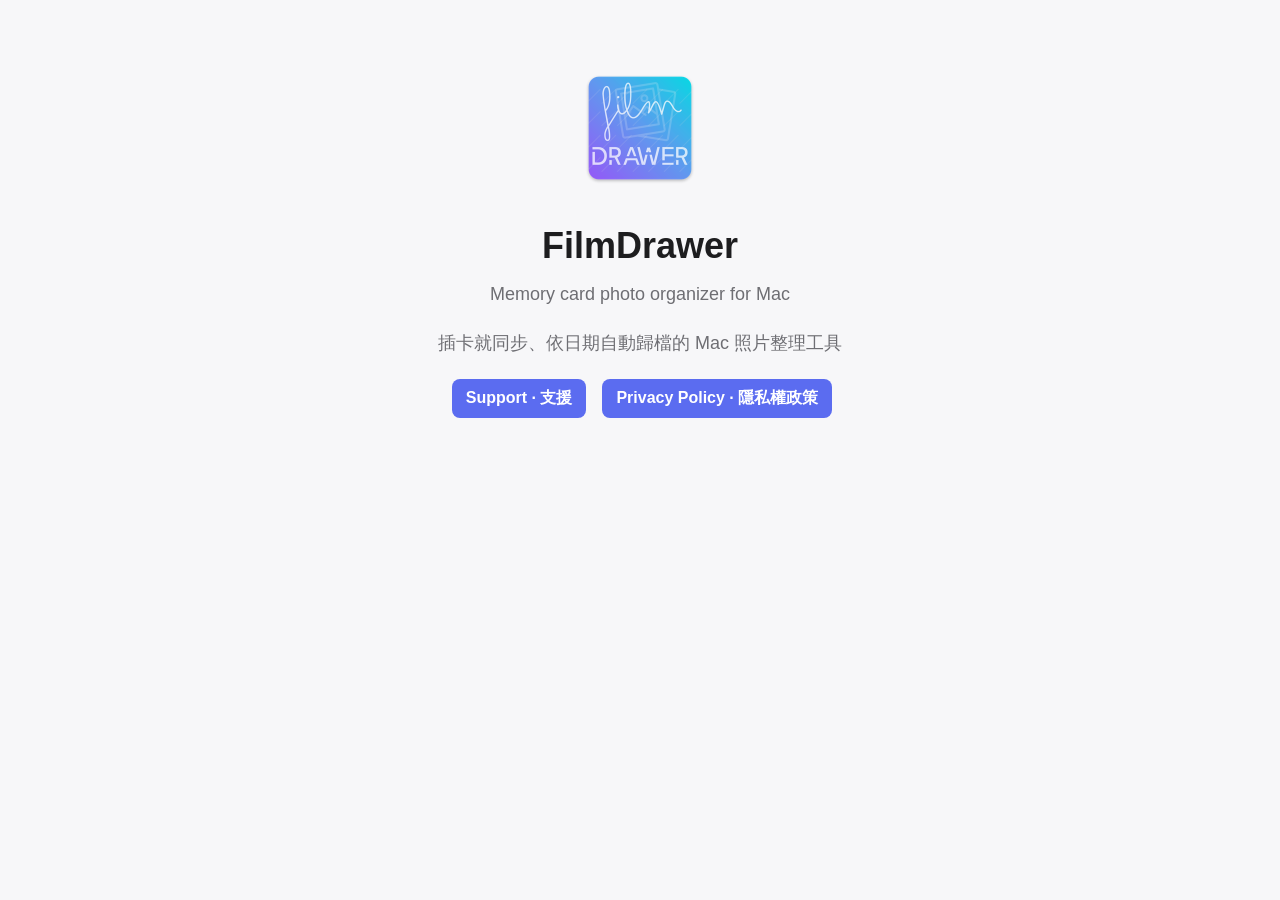
<file: index.html>
<!doctype html>
<html lang="en">
<head>
<meta charset="utf-8">
<meta name="viewport" content="width=device-width, initial-scale=1">
<title>FilmDrawer</title>
<link rel="stylesheet" href="style.css">
</head>
<body>
<main>
<div class="hero">
  <img src="icon.png" alt="FilmDrawer icon">
  <h1>FilmDrawer</h1>
  <p>Memory card photo organizer for Mac</p>
  <p lang="zh-Hant">插卡就同步、依日期自動歸檔的 Mac 照片整理工具</p>
  <div class="links">
    <a class="button" href="support.html">Support · 支援</a>
    <a class="button" href="privacy.html">Privacy Policy · 隱私權政策</a>
  </div>
</div>
</main>
</body>
</html>
</file>
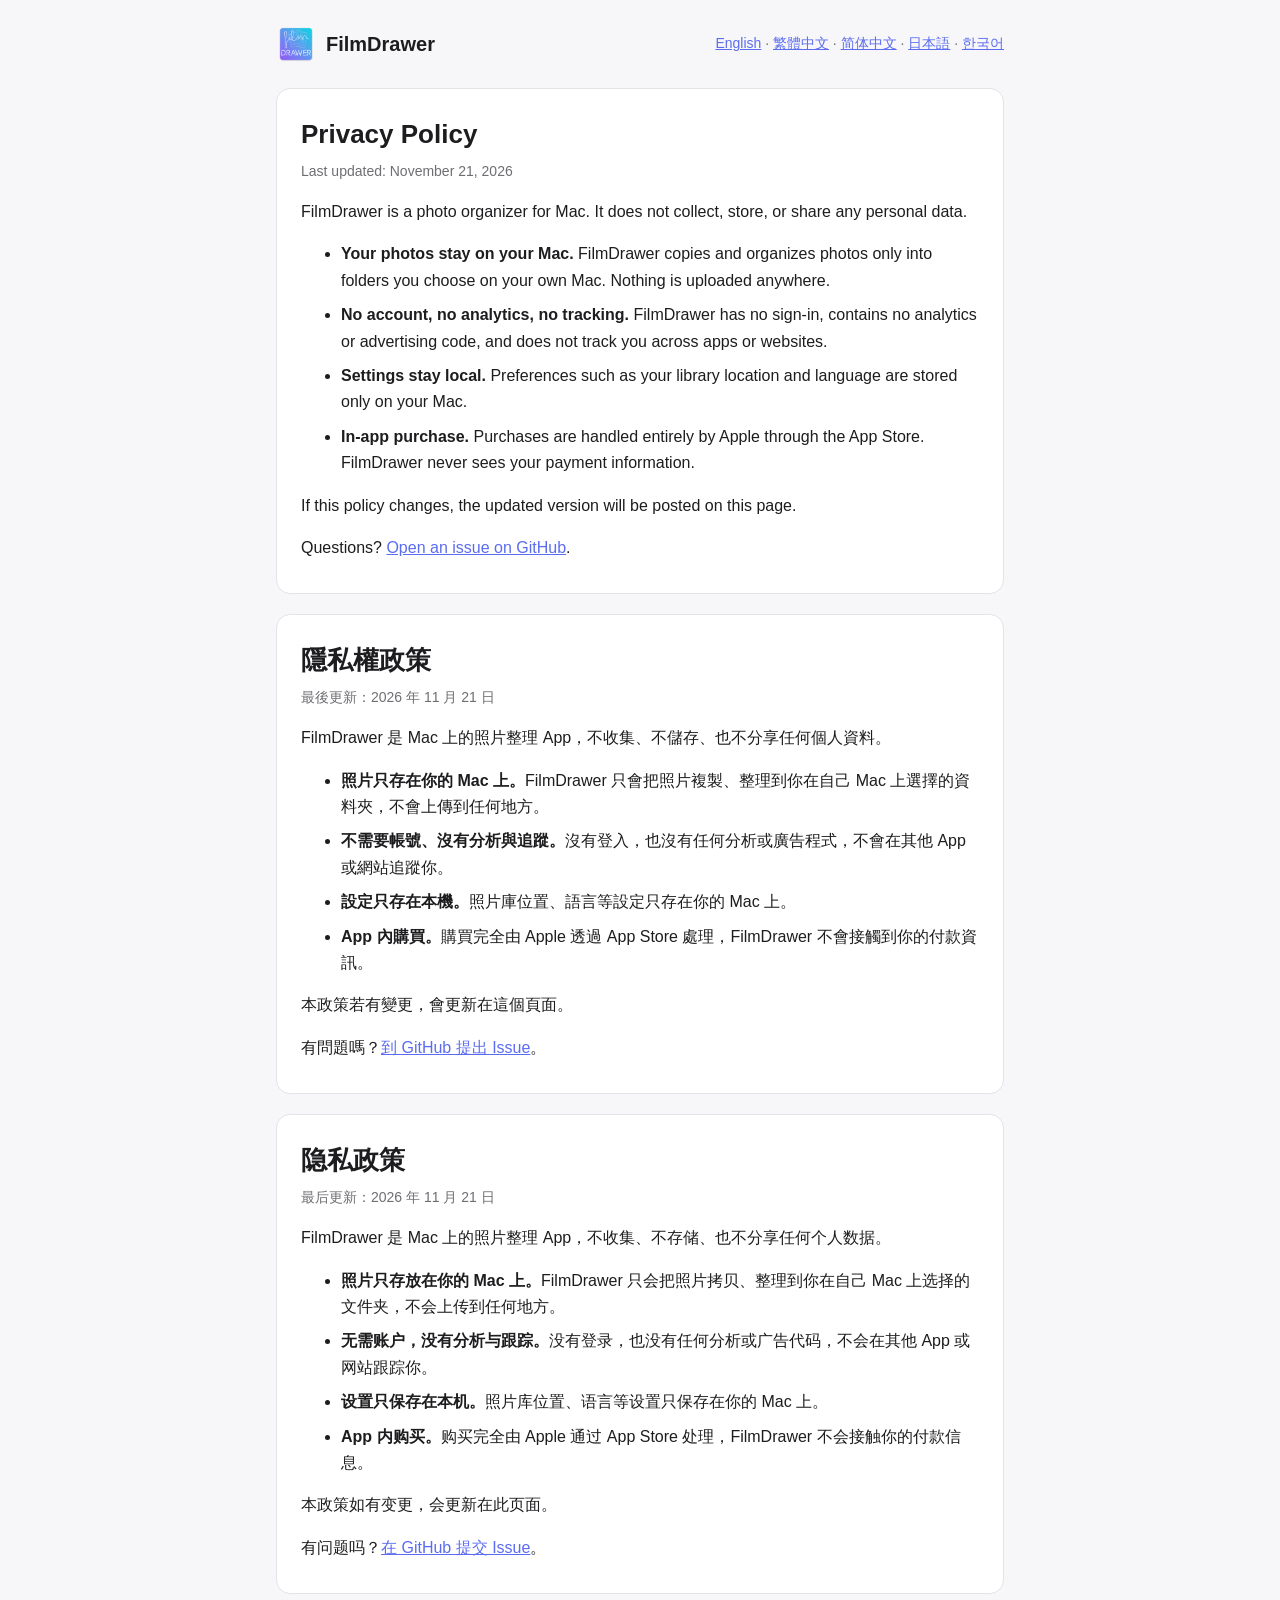
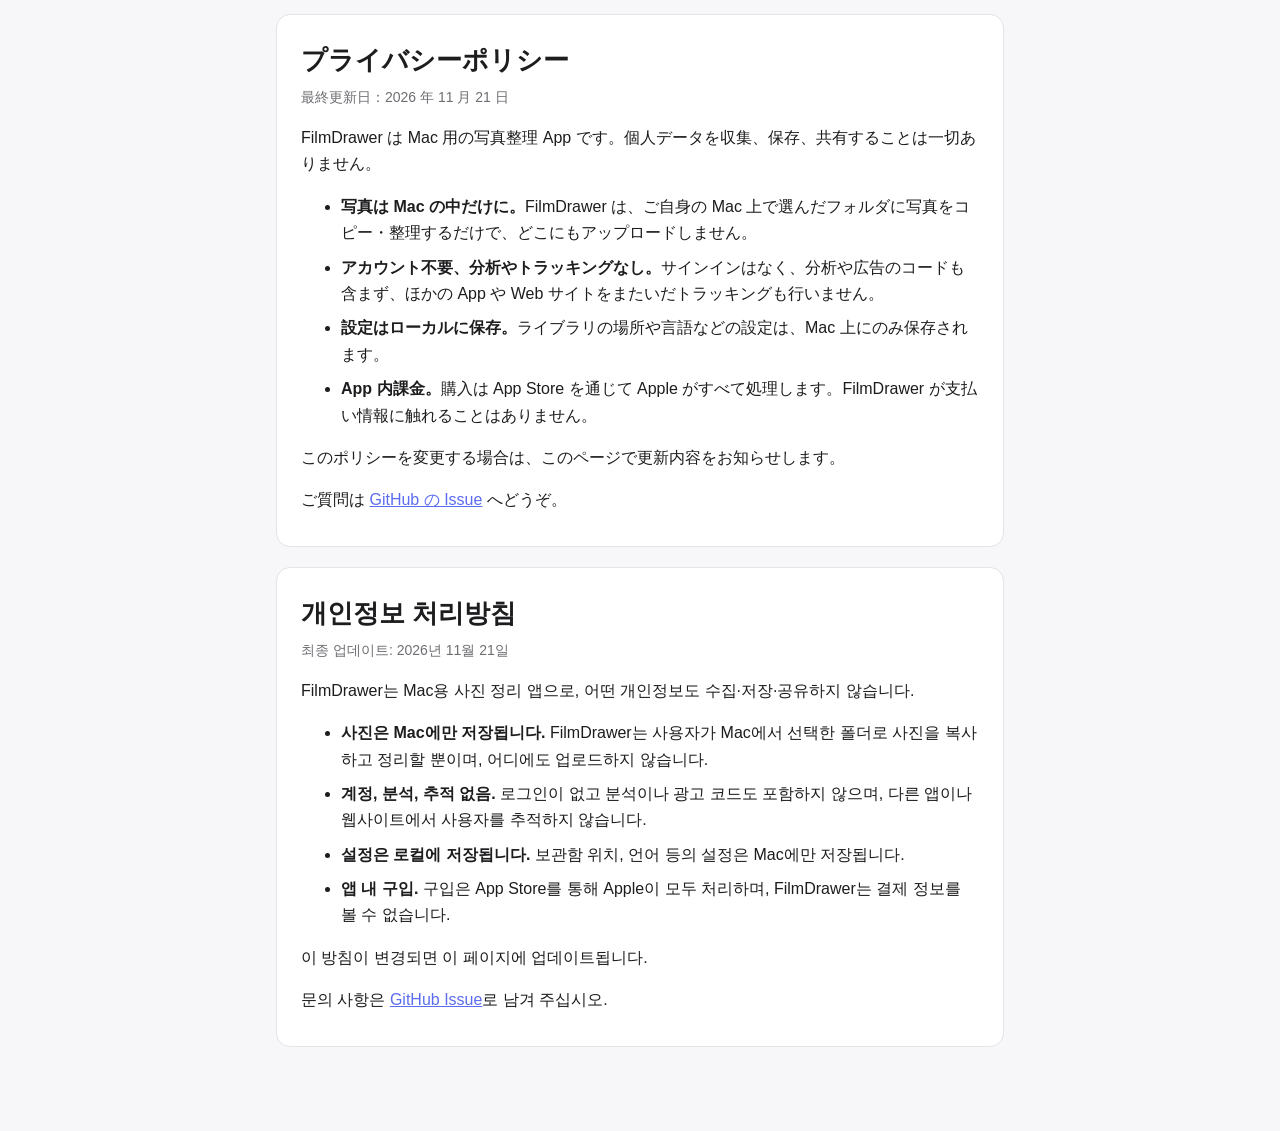
<file: privacy.html>
<!doctype html>
<html lang="en">
<head>
<meta charset="utf-8">
<meta name="viewport" content="width=device-width, initial-scale=1">
<title>FilmDrawer Privacy Policy</title>
<link rel="stylesheet" href="style.css">
</head>
<body>
<main>
<header>
  <a href="index.html" class="brand"><img src="icon.png" alt="" width="40" height="40">FilmDrawer</a>
  <nav><a href="#en">English</a> · <a href="#zh-Hant">繁體中文</a> · <a href="#zh-Hans">简体中文</a> · <a href="#ja">日本語</a> · <a href="#ko">한국어</a></nav>
</header>

<section id="en" lang="en">
<h1>Privacy Policy</h1>
<p class="date">Last updated: November 21, 2026</p>
<p>FilmDrawer is a photo organizer for Mac. It does not collect, store, or share any personal data.</p>
<ul>
  <li><strong>Your photos stay on your Mac.</strong> FilmDrawer copies and organizes photos only into folders you choose on your own Mac. Nothing is uploaded anywhere.</li>
  <li><strong>No account, no analytics, no tracking.</strong> FilmDrawer has no sign-in, contains no analytics or advertising code, and does not track you across apps or websites.</li>
  <li><strong>Settings stay local.</strong> Preferences such as your library location and language are stored only on your Mac.</li>
  <li><strong>In-app purchase.</strong> Purchases are handled entirely by Apple through the App Store. FilmDrawer never sees your payment information.</li>
</ul>
<p>If this policy changes, the updated version will be posted on this page.</p>
<p>Questions? <a href="https://github.com/zackjtl/Filmdrawer_Support/issues">Open an issue on GitHub</a>.</p>
</section>

<section id="zh-Hant" lang="zh-Hant">
<h1>隱私權政策</h1>
<p class="date">最後更新：2026 年 11 月 21 日</p>
<p>FilmDrawer 是 Mac 上的照片整理 App，不收集、不儲存、也不分享任何個人資料。</p>
<ul>
  <li><strong>照片只存在你的 Mac 上。</strong>FilmDrawer 只會把照片複製、整理到你在自己 Mac 上選擇的資料夾，不會上傳到任何地方。</li>
  <li><strong>不需要帳號、沒有分析與追蹤。</strong>沒有登入，也沒有任何分析或廣告程式，不會在其他 App 或網站追蹤你。</li>
  <li><strong>設定只存在本機。</strong>照片庫位置、語言等設定只存在你的 Mac 上。</li>
  <li><strong>App 內購買。</strong>購買完全由 Apple 透過 App Store 處理，FilmDrawer 不會接觸到你的付款資訊。</li>
</ul>
<p>本政策若有變更，會更新在這個頁面。</p>
<p>有問題嗎？<a href="https://github.com/zackjtl/Filmdrawer_Support/issues">到 GitHub 提出 Issue</a>。</p>
</section>

<section id="zh-Hans" lang="zh-Hans">
<h1>隐私政策</h1>
<p class="date">最后更新：2026 年 11 月 21 日</p>
<p>FilmDrawer 是 Mac 上的照片整理 App，不收集、不存储、也不分享任何个人数据。</p>
<ul>
  <li><strong>照片只存放在你的 Mac 上。</strong>FilmDrawer 只会把照片拷贝、整理到你在自己 Mac 上选择的文件夹，不会上传到任何地方。</li>
  <li><strong>无需账户，没有分析与跟踪。</strong>没有登录，也没有任何分析或广告代码，不会在其他 App 或网站跟踪你。</li>
  <li><strong>设置只保存在本机。</strong>照片库位置、语言等设置只保存在你的 Mac 上。</li>
  <li><strong>App 内购买。</strong>购买完全由 Apple 通过 App Store 处理，FilmDrawer 不会接触你的付款信息。</li>
</ul>
<p>本政策如有变更，会更新在此页面。</p>
<p>有问题吗？<a href="https://github.com/zackjtl/Filmdrawer_Support/issues">在 GitHub 提交 Issue</a>。</p>
</section>

<section id="ja" lang="ja">
<h1>プライバシーポリシー</h1>
<p class="date">最終更新日：2026 年 11 月 21 日</p>
<p>FilmDrawer は Mac 用の写真整理 App です。個人データを収集、保存、共有することは一切ありません。</p>
<ul>
  <li><strong>写真は Mac の中だけに。</strong>FilmDrawer は、ご自身の Mac 上で選んだフォルダに写真をコピー・整理するだけで、どこにもアップロードしません。</li>
  <li><strong>アカウント不要、分析やトラッキングなし。</strong>サインインはなく、分析や広告のコードも含まず、ほかの App や Web サイトをまたいだトラッキングも行いません。</li>
  <li><strong>設定はローカルに保存。</strong>ライブラリの場所や言語などの設定は、Mac 上にのみ保存されます。</li>
  <li><strong>App 内課金。</strong>購入は App Store を通じて Apple がすべて処理します。FilmDrawer が支払い情報に触れることはありません。</li>
</ul>
<p>このポリシーを変更する場合は、このページで更新内容をお知らせします。</p>
<p>ご質問は <a href="https://github.com/zackjtl/Filmdrawer_Support/issues">GitHub の Issue</a> へどうぞ。</p>
</section>

<section id="ko" lang="ko">
<h1>개인정보 처리방침</h1>
<p class="date">최종 업데이트: 2026년 11월 21일</p>
<p>FilmDrawer는 Mac용 사진 정리 앱으로, 어떤 개인정보도 수집·저장·공유하지 않습니다.</p>
<ul>
  <li><strong>사진은 Mac에만 저장됩니다.</strong> FilmDrawer는 사용자가 Mac에서 선택한 폴더로 사진을 복사하고 정리할 뿐이며, 어디에도 업로드하지 않습니다.</li>
  <li><strong>계정, 분석, 추적 없음.</strong> 로그인이 없고 분석이나 광고 코드도 포함하지 않으며, 다른 앱이나 웹사이트에서 사용자를 추적하지 않습니다.</li>
  <li><strong>설정은 로컬에 저장됩니다.</strong> 보관함 위치, 언어 등의 설정은 Mac에만 저장됩니다.</li>
  <li><strong>앱 내 구입.</strong> 구입은 App Store를 통해 Apple이 모두 처리하며, FilmDrawer는 결제 정보를 볼 수 없습니다.</li>
</ul>
<p>이 방침이 변경되면 이 페이지에 업데이트됩니다.</p>
<p>문의 사항은 <a href="https://github.com/zackjtl/Filmdrawer_Support/issues">GitHub Issue</a>로 남겨 주십시오.</p>
</section>
</main>
</body>
</html>
</file>
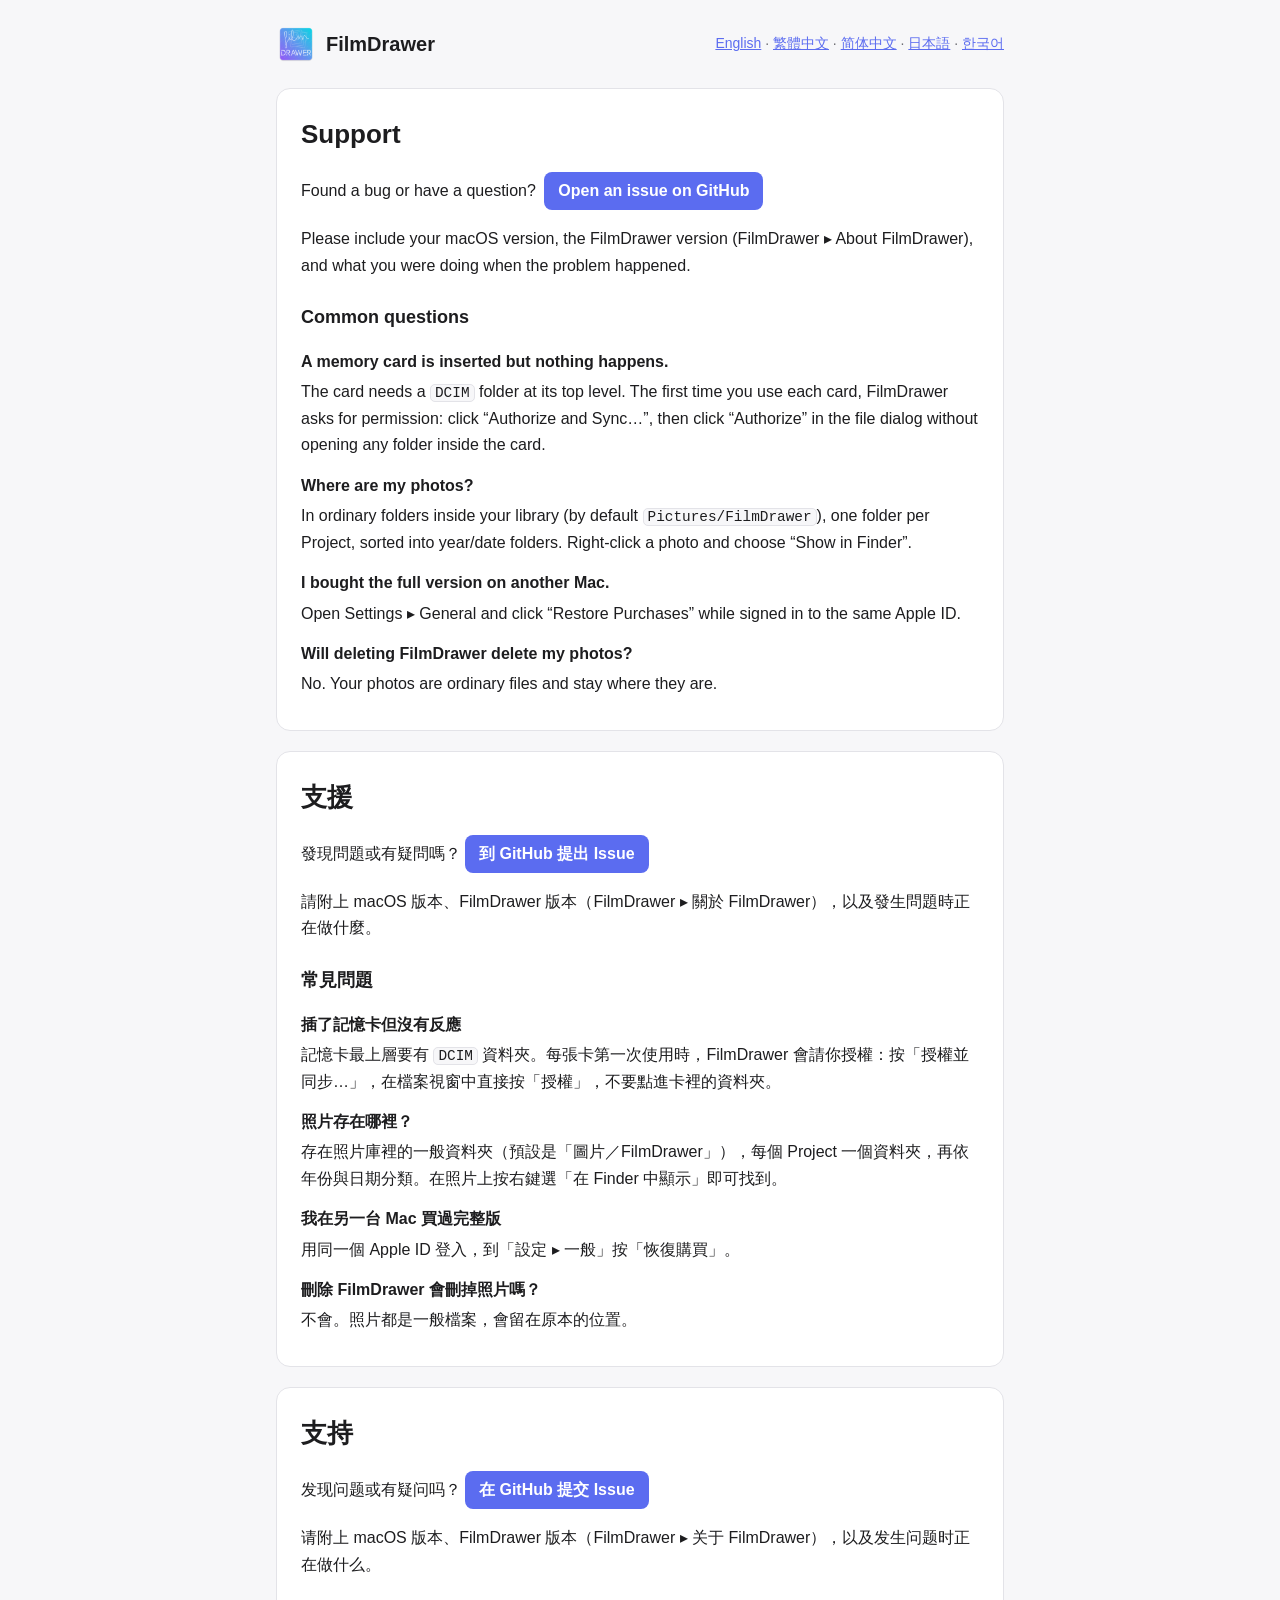
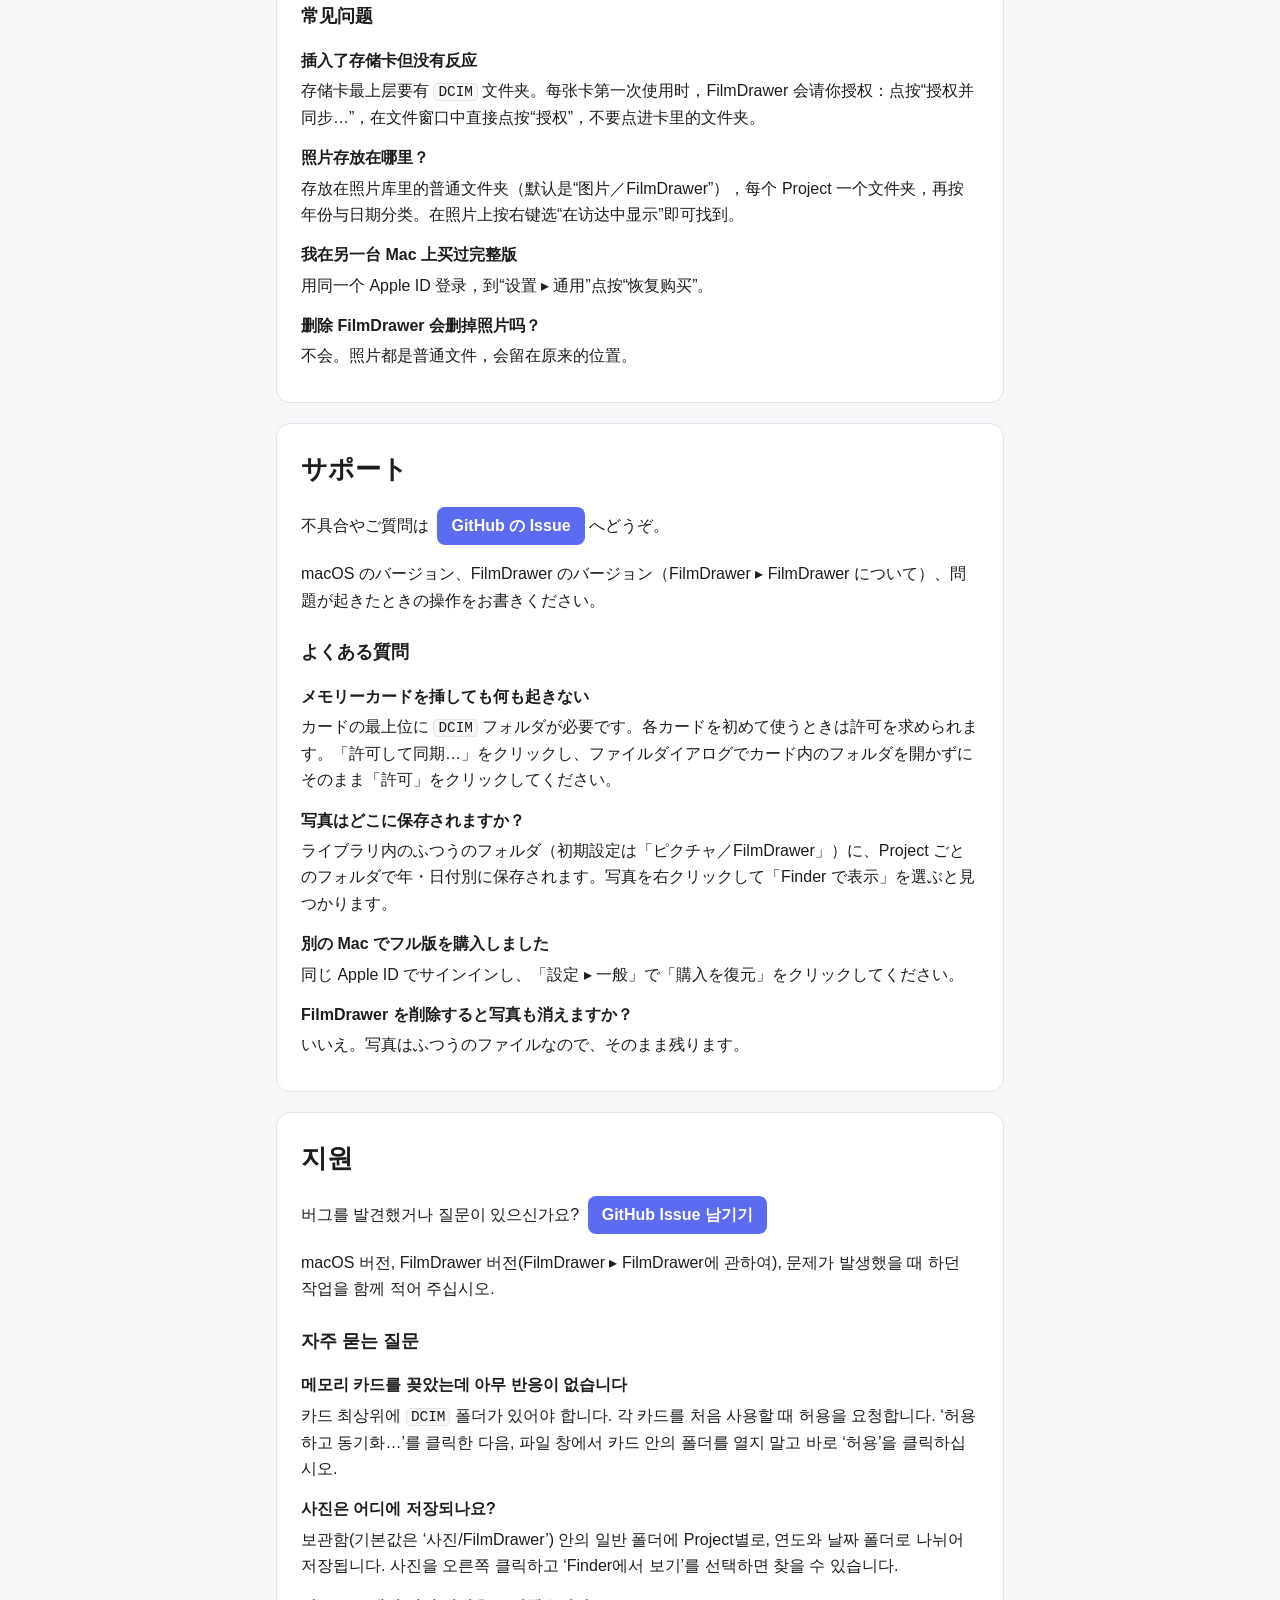
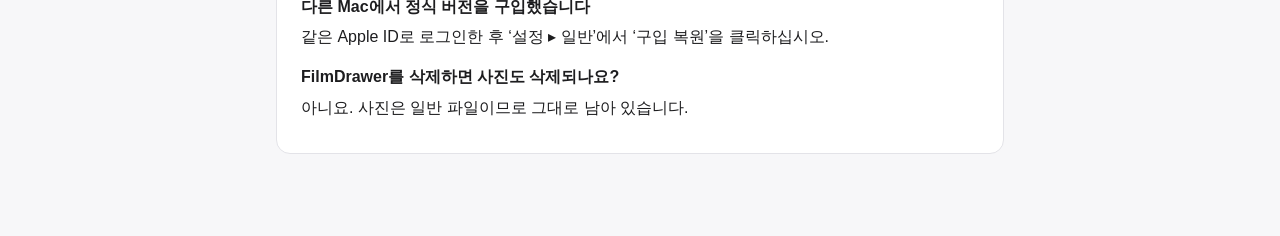
<file: support.html>
<!doctype html>
<html lang="en">
<head>
<meta charset="utf-8">
<meta name="viewport" content="width=device-width, initial-scale=1">
<title>FilmDrawer Support</title>
<link rel="stylesheet" href="style.css">
</head>
<body>
<main>
<header>
  <a href="index.html" class="brand"><img src="icon.png" alt="" width="40" height="40">FilmDrawer</a>
  <nav><a href="#en">English</a> · <a href="#zh-Hant">繁體中文</a> · <a href="#zh-Hans">简体中文</a> · <a href="#ja">日本語</a> · <a href="#ko">한국어</a></nav>
</header>

<section id="en" lang="en">
<h1>Support</h1>
<p>Found a bug or have a question? <a class="button" href="https://github.com/zackjtl/Filmdrawer_Support/issues/new">Open an issue on GitHub</a></p>
<p>Please include your macOS version, the FilmDrawer version (FilmDrawer ▸ About FilmDrawer), and what you were doing when the problem happened.</p>
<h2>Common questions</h2>
<dl>
  <dt>A memory card is inserted but nothing happens.</dt>
  <dd>The card needs a <code>DCIM</code> folder at its top level. The first time you use each card, FilmDrawer asks for permission: click “Authorize and Sync…”, then click “Authorize” in the file dialog without opening any folder inside the card.</dd>
  <dt>Where are my photos?</dt>
  <dd>In ordinary folders inside your library (by default <code>Pictures/FilmDrawer</code>), one folder per Project, sorted into year/date folders. Right-click a photo and choose “Show in Finder”.</dd>
  <dt>I bought the full version on another Mac.</dt>
  <dd>Open Settings ▸ General and click “Restore Purchases” while signed in to the same Apple ID.</dd>
  <dt>Will deleting FilmDrawer delete my photos?</dt>
  <dd>No. Your photos are ordinary files and stay where they are.</dd>
</dl>
</section>

<section id="zh-Hant" lang="zh-Hant">
<h1>支援</h1>
<p>發現問題或有疑問嗎？<a class="button" href="https://github.com/zackjtl/Filmdrawer_Support/issues/new">到 GitHub 提出 Issue</a></p>
<p>請附上 macOS 版本、FilmDrawer 版本（FilmDrawer ▸ 關於 FilmDrawer），以及發生問題時正在做什麼。</p>
<h2>常見問題</h2>
<dl>
  <dt>插了記憶卡但沒有反應</dt>
  <dd>記憶卡最上層要有 <code>DCIM</code> 資料夾。每張卡第一次使用時，FilmDrawer 會請你授權：按「授權並同步…」，在檔案視窗中直接按「授權」，不要點進卡裡的資料夾。</dd>
  <dt>照片存在哪裡？</dt>
  <dd>存在照片庫裡的一般資料夾（預設是「圖片／FilmDrawer」），每個 Project 一個資料夾，再依年份與日期分類。在照片上按右鍵選「在 Finder 中顯示」即可找到。</dd>
  <dt>我在另一台 Mac 買過完整版</dt>
  <dd>用同一個 Apple ID 登入，到「設定 ▸ 一般」按「恢復購買」。</dd>
  <dt>刪除 FilmDrawer 會刪掉照片嗎？</dt>
  <dd>不會。照片都是一般檔案，會留在原本的位置。</dd>
</dl>
</section>

<section id="zh-Hans" lang="zh-Hans">
<h1>支持</h1>
<p>发现问题或有疑问吗？<a class="button" href="https://github.com/zackjtl/Filmdrawer_Support/issues/new">在 GitHub 提交 Issue</a></p>
<p>请附上 macOS 版本、FilmDrawer 版本（FilmDrawer ▸ 关于 FilmDrawer），以及发生问题时正在做什么。</p>
<h2>常见问题</h2>
<dl>
  <dt>插入了存储卡但没有反应</dt>
  <dd>存储卡最上层要有 <code>DCIM</code> 文件夹。每张卡第一次使用时，FilmDrawer 会请你授权：点按“授权并同步…”，在文件窗口中直接点按“授权”，不要点进卡里的文件夹。</dd>
  <dt>照片存放在哪里？</dt>
  <dd>存放在照片库里的普通文件夹（默认是“图片／FilmDrawer”），每个 Project 一个文件夹，再按年份与日期分类。在照片上按右键选“在访达中显示”即可找到。</dd>
  <dt>我在另一台 Mac 上买过完整版</dt>
  <dd>用同一个 Apple ID 登录，到“设置 ▸ 通用”点按“恢复购买”。</dd>
  <dt>删除 FilmDrawer 会删掉照片吗？</dt>
  <dd>不会。照片都是普通文件，会留在原来的位置。</dd>
</dl>
</section>

<section id="ja" lang="ja">
<h1>サポート</h1>
<p>不具合やご質問は <a class="button" href="https://github.com/zackjtl/Filmdrawer_Support/issues/new">GitHub の Issue</a> へどうぞ。</p>
<p>macOS のバージョン、FilmDrawer のバージョン（FilmDrawer ▸ FilmDrawer について）、問題が起きたときの操作をお書きください。</p>
<h2>よくある質問</h2>
<dl>
  <dt>メモリーカードを挿しても何も起きない</dt>
  <dd>カードの最上位に <code>DCIM</code> フォルダが必要です。各カードを初めて使うときは許可を求められます。「許可して同期…」をクリックし、ファイルダイアログでカード内のフォルダを開かずにそのまま「許可」をクリックしてください。</dd>
  <dt>写真はどこに保存されますか？</dt>
  <dd>ライブラリ内のふつうのフォルダ（初期設定は「ピクチャ／FilmDrawer」）に、Project ごとのフォルダで年・日付別に保存されます。写真を右クリックして「Finder で表示」を選ぶと見つかります。</dd>
  <dt>別の Mac でフル版を購入しました</dt>
  <dd>同じ Apple ID でサインインし、「設定 ▸ 一般」で「購入を復元」をクリックしてください。</dd>
  <dt>FilmDrawer を削除すると写真も消えますか？</dt>
  <dd>いいえ。写真はふつうのファイルなので、そのまま残ります。</dd>
</dl>
</section>

<section id="ko" lang="ko">
<h1>지원</h1>
<p>버그를 발견했거나 질문이 있으신가요? <a class="button" href="https://github.com/zackjtl/Filmdrawer_Support/issues/new">GitHub Issue 남기기</a></p>
<p>macOS 버전, FilmDrawer 버전(FilmDrawer ▸ FilmDrawer에 관하여), 문제가 발생했을 때 하던 작업을 함께 적어 주십시오.</p>
<h2>자주 묻는 질문</h2>
<dl>
  <dt>메모리 카드를 꽂았는데 아무 반응이 없습니다</dt>
  <dd>카드 최상위에 <code>DCIM</code> 폴더가 있어야 합니다. 각 카드를 처음 사용할 때 허용을 요청합니다. ‘허용하고 동기화…’를 클릭한 다음, 파일 창에서 카드 안의 폴더를 열지 말고 바로 ‘허용’을 클릭하십시오.</dd>
  <dt>사진은 어디에 저장되나요?</dt>
  <dd>보관함(기본값은 ‘사진/FilmDrawer’) 안의 일반 폴더에 Project별로, 연도와 날짜 폴더로 나뉘어 저장됩니다. 사진을 오른쪽 클릭하고 ‘Finder에서 보기’를 선택하면 찾을 수 있습니다.</dd>
  <dt>다른 Mac에서 정식 버전을 구입했습니다</dt>
  <dd>같은 Apple ID로 로그인한 후 ‘설정 ▸ 일반’에서 ‘구입 복원’을 클릭하십시오.</dd>
  <dt>FilmDrawer를 삭제하면 사진도 삭제되나요?</dt>
  <dd>아니요. 사진은 일반 파일이므로 그대로 남아 있습니다.</dd>
</dl>
</section>
</main>
</body>
</html>
</file>
<file: style.css>
:root {
  --bg: #f7f7f9; --fg: #1d1d1f; --muted: #6e6e73; --card: #ffffff; --line: #e3e3e8; --accent: #5b6cf0;
  color-scheme: light dark;
}
@media (prefers-color-scheme: dark) {
  :root { --bg: #161618; --fg: #f2f2f4; --muted: #a1a1a6; --card: #1f1f22; --line: #333338; --accent: #8c98ff; }
}
* { box-sizing: border-box; }
body { margin: 0; background: var(--bg); color: var(--fg);
  font: 16px/1.65 -apple-system, BlinkMacSystemFont, "PingFang TC", "PingFang SC", "Hiragino Sans", "Apple SD Gothic Neo", sans-serif; }
main { max-width: 760px; margin: 0 auto; padding: 24px 16px 64px; }
header { display: flex; flex-wrap: wrap; align-items: center; justify-content: space-between; gap: 8px 16px; margin-bottom: 24px; }
.brand { display: flex; align-items: center; gap: 10px; font-weight: 600; font-size: 20px; color: var(--fg); text-decoration: none; }
.brand img { border-radius: 9px; }
nav { font-size: 14px; color: var(--muted); }
a { color: var(--accent); }
section { background: var(--card); border: 1px solid var(--line); border-radius: 14px; padding: 8px 24px 16px; margin-bottom: 20px; }
h1 { font-size: 26px; margin: 16px 0 4px; }
h2 { font-size: 18px; margin: 24px 0 8px; }
.date { color: var(--muted); font-size: 14px; margin-top: 0; }
li { margin-bottom: 8px; }
dt { font-weight: 600; margin-top: 14px; }
dd { margin: 4px 0 0; color: var(--fg); }
code { font-size: 0.9em; background: var(--bg); border: 1px solid var(--line); border-radius: 5px; padding: 0 4px; }
.button { display: inline-block; background: var(--accent); color: #fff; text-decoration: none; padding: 6px 14px; border-radius: 8px; font-weight: 600; margin-left: 4px; }
.hero { text-align: center; padding: 40px 0 8px; }
.hero img { width: 128px; height: 128px; }
.hero h1 { font-size: 36px; }
.hero p { color: var(--muted); font-size: 18px; margin: 4px 0 20px; }
.links { display: flex; justify-content: center; gap: 12px; flex-wrap: wrap; }
</file>
